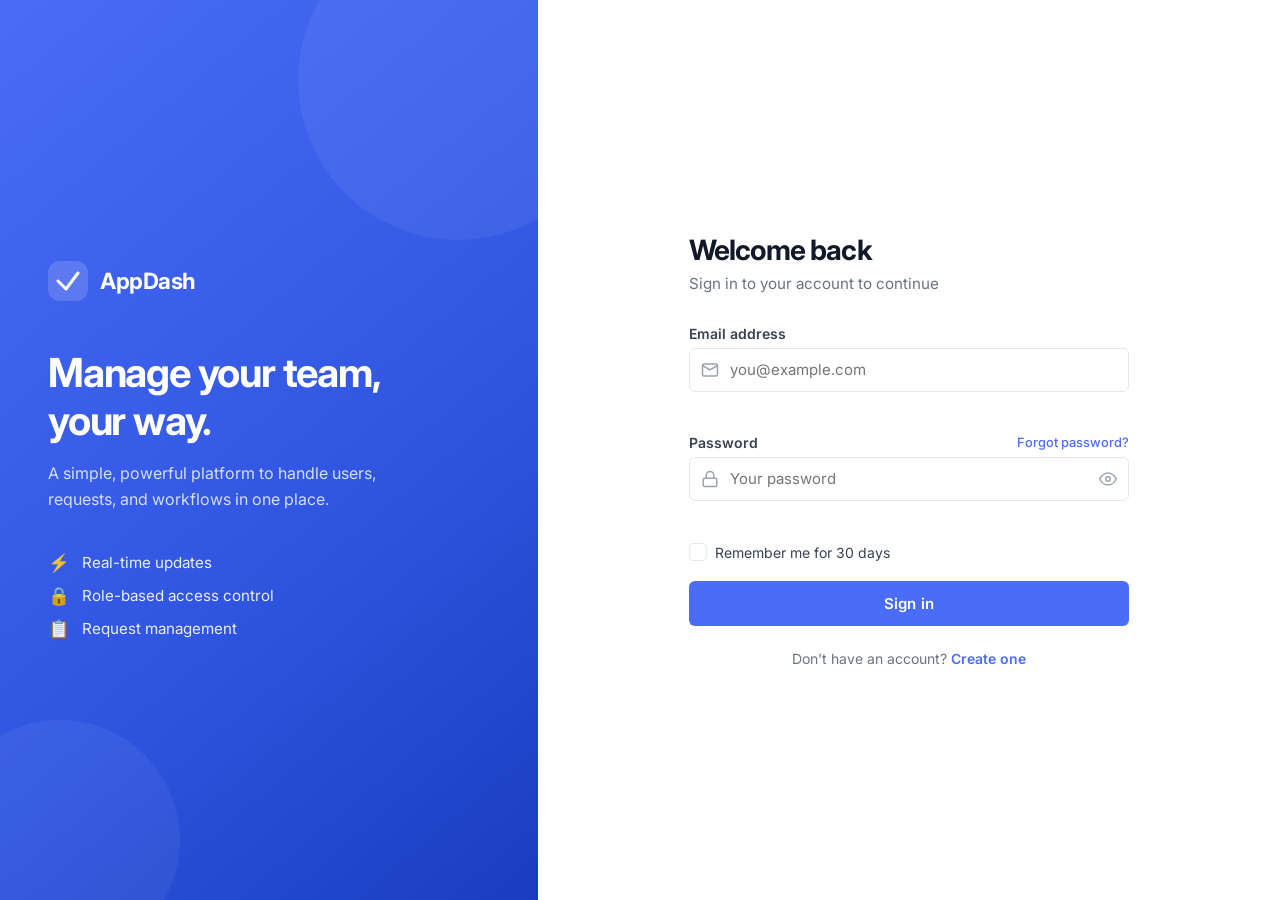
<file: index.html>
<!DOCTYPE html>
<html lang="en">
<head>
  <meta charset="UTF-8">
  <meta name="viewport" content="width=device-width, initial-scale=1.0">
  <title>Dashboard — AppDash</title>
  <link rel="preconnect" href="https://fonts.googleapis.com">
  <link href="https://fonts.googleapis.com/css2?family=Inter:wght@400;500;600;700&display=swap" rel="stylesheet">
  <style>
/* =============================
   DASHBOARD STYLES
============================= */
:root {
  --primary: #4a6cf7;
  --primary-dark: #2f55e0;
  --primary-light: #eef1fe;
  --success: #16a34a;
  --success-bg: #dcfce7;
  --danger: #dc2626;
  --danger-bg: #fee2e2;
  --warning: #d97706;
  --warning-bg: #fef3c7;
  --sidebar-width: 240px;
  --header-height: 64px;
  --gray-50: #f9fafb;
  --gray-100: #f3f4f6;
  --gray-200: #e5e7eb;
  --gray-300: #d1d5db;
  --gray-400: #9ca3af;
  --gray-500: #6b7280;
  --gray-600: #4b5563;
  --gray-700: #374151;
  --gray-900: #111827;
  --radius: 10px;
  --radius-sm: 6px;
  --shadow: 0 1px 3px rgba(0,0,0,.08), 0 4px 12px rgba(0,0,0,.06);
  --shadow-sm: 0 1px 2px rgba(0,0,0,.05);
  --transition: 0.2s ease;
}

*, *::before, *::after { margin: 0; padding: 0; box-sizing: border-box; }

body {
  font-family: 'Inter', -apple-system, BlinkMacSystemFont, sans-serif;
  background: var(--gray-50);
  color: var(--gray-700);
  min-height: 100vh;
  -webkit-font-smoothing: antialiased;
}

/* ---- LAYOUT ---- */
.app-layout {
  display: flex;
  min-height: 100vh;
}

/* ---- SIDEBAR ---- */
.sidebar {
  width: var(--sidebar-width);
  background: var(--gray-900);
  display: flex;
  flex-direction: column;
  position: fixed;
  top: 0; left: 0;
  height: 100vh;
  z-index: 100;
  transition: transform var(--transition);
  overflow: hidden;
}

.sidebar-brand {
  padding: 1.25rem 1.25rem 0;
  display: flex;
  align-items: center;
  gap: 0.6rem;
  color: white;
  font-size: 1.1rem;
  font-weight: 700;
  letter-spacing: -0.02em;
  border-bottom: 1px solid rgba(255,255,255,0.08);
  padding-bottom: 1.25rem;
  flex-shrink: 0;
}

.sidebar-brand-icon {
  width: 32px; height: 32px;
  background: var(--primary);
  border-radius: 8px;
  display: flex; align-items: center; justify-content: center;
  flex-shrink: 0;
}

.sidebar-user {
  padding: 1rem 1.25rem;
  display: flex;
  align-items: center;
  gap: 0.75rem;
  border-bottom: 1px solid rgba(255,255,255,0.08);
  flex-shrink: 0;
}

.sidebar-avatar {
  width: 36px; height: 36px;
  border-radius: 50%;
  object-fit: cover;
  border: 2px solid rgba(255,255,255,0.2);
  flex-shrink: 0;
  background: var(--gray-600);
}

.sidebar-user-info {
  overflow: hidden;
}

.sidebar-user-name {
  font-size: 0.875rem;
  font-weight: 600;
  color: white;
  white-space: nowrap;
  overflow: hidden;
  text-overflow: ellipsis;
}

.sidebar-user-role {
  font-size: 0.75rem;
  color: var(--gray-400);
}

.sidebar-nav {
  flex: 1;
  padding: 1rem 0.75rem;
  overflow-y: auto;
}

.nav-section-label {
  font-size: 0.65rem;
  font-weight: 700;
  text-transform: uppercase;
  letter-spacing: 0.08em;
  color: var(--gray-500);
  padding: 0.5rem 0.5rem 0.3rem;
  margin-top: 0.5rem;
}

.nav-item {
  display: flex;
  align-items: center;
  gap: 0.7rem;
  padding: 0.6rem 0.75rem;
  border-radius: var(--radius-sm);
  color: var(--gray-400);
  font-size: 0.875rem;
  font-weight: 500;
  cursor: pointer;
  transition: all var(--transition);
  border: none;
  background: none;
  width: 100%;
  text-align: left;
  font-family: inherit;
}

.nav-item:hover {
  background: rgba(255,255,255,0.08);
  color: white;
}

.nav-item.active {
  background: var(--primary);
  color: white;
}

.nav-item svg {
  flex-shrink: 0;
  opacity: 0.8;
}

.nav-item.active svg { opacity: 1; }

.sidebar-footer {
  padding: 0.75rem;
  border-top: 1px solid rgba(255,255,255,0.08);
  flex-shrink: 0;
}

.logout-btn {
  display: flex;
  align-items: center;
  gap: 0.7rem;
  padding: 0.6rem 0.75rem;
  border-radius: var(--radius-sm);
  color: var(--gray-400);
  font-size: 0.875rem;
  font-weight: 500;
  cursor: pointer;
  transition: all var(--transition);
  border: none;
  background: none;
  width: 100%;
  text-align: left;
  font-family: inherit;
}

.logout-btn:hover {
  background: rgba(220,38,38,0.15);
  color: #f87171;
}

/* ---- MAIN ---- */
.main-area {
  margin-left: var(--sidebar-width);
  flex: 1;
  display: flex;
  flex-direction: column;
  min-height: 100vh;
}

/* ---- TOPBAR ---- */
.topbar {
  height: var(--header-height);
  background: white;
  border-bottom: 1px solid var(--gray-200);
  display: flex;
  align-items: center;
  justify-content: space-between;
  padding: 0 1.5rem;
  position: sticky;
  top: 0;
  z-index: 50;
  gap: 1rem;
}

.topbar-left {
  display: flex;
  align-items: center;
  gap: 0.75rem;
}

.hamburger {
  display: none;
  background: none;
  border: none;
  cursor: pointer;
  padding: 0.4rem;
  border-radius: var(--radius-sm);
  color: var(--gray-600);
  transition: background var(--transition);
}

.hamburger:hover { background: var(--gray-100); }

.page-title {
  font-size: 1.1rem;
  font-weight: 700;
  color: var(--gray-900);
  letter-spacing: -0.02em;
}

.topbar-right {
  display: flex;
  align-items: center;
  gap: 0.75rem;
}

.topbar-avatar {
  width: 34px; height: 34px;
  border-radius: 50%;
  object-fit: cover;
  border: 2px solid var(--gray-200);
  background: var(--gray-200);
}

.topbar-user-name {
  font-size: 0.875rem;
  font-weight: 600;
  color: var(--gray-700);
  display: none;
}

/* ---- CONTENT ---- */
.content-area {
  flex: 1;
  padding: 1.75rem;
  animation: fadeUp 0.25s ease;
}

@keyframes fadeUp {
  from { opacity: 0; transform: translateY(8px); }
  to { opacity: 1; transform: translateY(0); }
}

/* ---- CARDS ---- */
.page-header {
  display: flex;
  align-items: center;
  justify-content: space-between;
  margin-bottom: 1.5rem;
  flex-wrap: wrap;
  gap: 0.75rem;
}

.page-header h2 {
  font-size: 1.25rem;
  font-weight: 700;
  color: var(--gray-900);
  letter-spacing: -0.02em;
}

.card {
  background: white;
  border-radius: var(--radius);
  padding: 1.5rem;
  box-shadow: var(--shadow-sm);
  border: 1px solid var(--gray-200);
  margin-bottom: 1rem;
  transition: box-shadow var(--transition);
}

.card:hover { box-shadow: var(--shadow); }

.card-title {
  font-size: 1rem;
  font-weight: 700;
  color: var(--gray-900);
  margin-bottom: 0.3rem;
}

.card-sub {
  font-size: 0.85rem;
  color: var(--gray-500);
  line-height: 1.5;
}

/* Stats grid */
.stats-grid {
  display: grid;
  grid-template-columns: repeat(auto-fill, minmax(200px, 1fr));
  gap: 1rem;
  margin-bottom: 1.5rem;
}

.stat-card {
  background: white;
  border-radius: var(--radius);
  padding: 1.25rem;
  border: 1px solid var(--gray-200);
  display: flex;
  align-items: center;
  gap: 1rem;
}

.stat-icon {
  width: 44px; height: 44px;
  border-radius: var(--radius-sm);
  display: flex;
  align-items: center;
  justify-content: center;
  font-size: 1.3rem;
  flex-shrink: 0;
}

.stat-icon.blue { background: var(--primary-light); }
.stat-icon.green { background: var(--success-bg); }
.stat-icon.orange { background: var(--warning-bg); }
.stat-icon.red { background: var(--danger-bg); }

.stat-value {
  font-size: 1.5rem;
  font-weight: 700;
  color: var(--gray-900);
  letter-spacing: -0.03em;
  line-height: 1;
}

.stat-label {
  font-size: 0.8rem;
  color: var(--gray-500);
  margin-top: 0.2rem;
}

/* ---- TABLE ---- */
.table-wrapper {
  background: white;
  border-radius: var(--radius);
  border: 1px solid var(--gray-200);
  overflow: hidden;
  box-shadow: var(--shadow-sm);
}

.table-toolbar {
  padding: 1rem 1.25rem;
  border-bottom: 1px solid var(--gray-200);
  display: flex;
  align-items: center;
  justify-content: space-between;
  gap: 0.75rem;
  flex-wrap: wrap;
}

.table-search {
  position: relative;
  flex: 1;
  min-width: 200px;
  max-width: 320px;
}

.table-search svg {
  position: absolute;
  left: 0.75rem;
  top: 50%;
  transform: translateY(-50%);
  color: var(--gray-400);
  pointer-events: none;
}

.table-search input {
  width: 100%;
  padding: 0.55rem 0.75rem 0.55rem 2.25rem;
  border: 1.5px solid var(--gray-200);
  border-radius: var(--radius-sm);
  font-size: 0.875rem;
  font-family: inherit;
  color: var(--gray-700);
  transition: border-color var(--transition);
  outline: none;
}

.table-search input:focus {
  border-color: var(--primary);
}

.data-table {
  width: 100%;
  border-collapse: collapse;
}

.data-table thead {
  background: var(--gray-50);
}

.data-table th {
  padding: 0.75rem 1.25rem;
  text-align: left;
  font-size: 0.75rem;
  font-weight: 600;
  text-transform: uppercase;
  letter-spacing: 0.05em;
  color: var(--gray-500);
  border-bottom: 1px solid var(--gray-200);
  white-space: nowrap;
}

.data-table td {
  padding: 0.875rem 1.25rem;
  border-bottom: 1px solid var(--gray-100);
  font-size: 0.875rem;
  color: var(--gray-700);
  vertical-align: middle;
}

.data-table tbody tr:hover { background: var(--gray-50); }
.data-table tbody tr:last-child td { border-bottom: none; }

.user-cell {
  display: flex;
  align-items: center;
  gap: 0.75rem;
}

.user-cell-avatar {
  width: 34px; height: 34px;
  border-radius: 50%;
  object-fit: cover;
  background: var(--gray-200);
  flex-shrink: 0;
}

.user-cell-name { font-weight: 600; color: var(--gray-900); }
.user-cell-email { font-size: 0.8rem; color: var(--gray-500); }

/* ---- BADGES ---- */
.badge {
  display: inline-flex;
  align-items: center;
  padding: 0.2rem 0.65rem;
  border-radius: 2rem;
  font-size: 0.75rem;
  font-weight: 600;
  white-space: nowrap;
}

.badge-pending  { background: var(--warning-bg); color: var(--warning); }
.badge-approved { background: var(--success-bg); color: var(--success); }
.badge-rejected { background: var(--danger-bg);  color: var(--danger); }
.badge-admin    { background: var(--primary-light); color: var(--primary); }
.badge-user     { background: var(--gray-100); color: var(--gray-600); }

/* ---- ACTION BUTTONS ---- */
.action-group { display: flex; align-items: center; gap: 0.4rem; }

.icon-btn {
  width: 32px; height: 32px;
  display: flex; align-items: center; justify-content: center;
  border-radius: var(--radius-sm);
  border: 1.5px solid var(--gray-200);
  background: white;
  cursor: pointer;
  color: var(--gray-500);
  transition: all var(--transition);
  font-size: 0.8rem;
}

.icon-btn:hover { background: var(--gray-50); color: var(--gray-900); border-color: var(--gray-300); }
.icon-btn.danger:hover { background: var(--danger-bg); color: var(--danger); border-color: #fecaca; }
.icon-btn.primary:hover { background: var(--primary-light); color: var(--primary); border-color: #c7d2fe; }

/* ---- BUTTONS ---- */
.btn {
  display: inline-flex;
  align-items: center;
  justify-content: center;
  gap: 0.4rem;
  padding: 0.55rem 1rem;
  border-radius: var(--radius-sm);
  font-size: 0.875rem;
  font-weight: 600;
  font-family: inherit;
  cursor: pointer;
  border: 1.5px solid transparent;
  transition: all var(--transition);
  white-space: nowrap;
}

.btn-primary { background: var(--primary); color: white; }
.btn-primary:hover { background: var(--primary-dark); transform: translateY(-1px); }

.btn-success { background: var(--success); color: white; }
.btn-success:hover { background: #15803d; }

.btn-danger { background: var(--danger); color: white; }
.btn-danger:hover { background: #b91c1c; }

.btn-warning { background: var(--warning); color: white; }
.btn-warning:hover { background: #b45309; }

.btn-ghost {
  background: white;
  color: var(--gray-700);
  border-color: var(--gray-200);
}
.btn-ghost:hover { background: var(--gray-50); border-color: var(--gray-300); }

/* ---- FORM (in content) ---- */
.content-form {
  background: white;
  border-radius: var(--radius);
  border: 1px solid var(--gray-200);
  padding: 1.5rem;
  max-width: 560px;
  box-shadow: var(--shadow-sm);
}

.content-form .form-group { margin-bottom: 1.1rem; }

.content-form label {
  display: block;
  font-size: 0.875rem;
  font-weight: 600;
  color: var(--gray-700);
  margin-bottom: 0.4rem;
}

.content-form input,
.content-form select,
.content-form textarea {
  width: 100%;
  padding: 0.65rem 0.875rem;
  border: 1.5px solid var(--gray-200);
  border-radius: var(--radius-sm);
  font-size: 0.875rem;
  font-family: inherit;
  color: var(--gray-900);
  background: white;
  transition: border-color var(--transition), box-shadow var(--transition);
  outline: none;
  appearance: none;
}

.content-form input:focus,
.content-form select:focus,
.content-form textarea:focus {
  border-color: var(--primary);
  box-shadow: 0 0 0 3px rgba(74,108,247,0.1);
}

.content-form textarea { resize: vertical; min-height: 100px; }

.form-row-2col {
  display: grid;
  grid-template-columns: 1fr 1fr;
  gap: 1rem;
}

/* ---- PROFILE ---- */
.profile-card {
  background: white;
  border: 1px solid var(--gray-200);
  border-radius: var(--radius);
  overflow: hidden;
  box-shadow: var(--shadow-sm);
  max-width: 600px;
}

.profile-banner {
  height: 100px;
  background: linear-gradient(135deg, var(--primary) 0%, var(--primary-dark) 100%);
}

.profile-body {
  padding: 0 1.5rem 1.5rem;
}

.profile-avatar-wrap {
  margin-top: -40px;
  margin-bottom: 1rem;
}

.profile-avatar {
  width: 80px; height: 80px;
  border-radius: 50%;
  object-fit: cover;
  border: 3px solid white;
  box-shadow: var(--shadow);
  background: var(--gray-200);
}

.profile-name {
  font-size: 1.25rem;
  font-weight: 700;
  color: var(--gray-900);
}

.profile-role {
  margin-top: 0.25rem;
  margin-bottom: 1.25rem;
}

.profile-grid {
  display: grid;
  grid-template-columns: repeat(auto-fill, minmax(200px, 1fr));
  gap: 0.75rem;
}

.profile-field {
  background: var(--gray-50);
  border-radius: var(--radius-sm);
  padding: 0.75rem;
}

.profile-field-label {
  font-size: 0.7rem;
  font-weight: 700;
  text-transform: uppercase;
  letter-spacing: 0.05em;
  color: var(--gray-400);
  margin-bottom: 0.2rem;
}

.profile-field-value {
  font-size: 0.9rem;
  font-weight: 600;
  color: var(--gray-900);
}

/* ---- ALERTS ---- */
.alert {
  padding: 0.75rem 1rem;
  border-radius: var(--radius-sm);
  font-size: 0.875rem;
  margin-bottom: 1rem;
  border: 1px solid;
}

.alert-success { background: var(--success-bg); color: var(--success); border-color: #bbf7d0; }
.alert-error { background: var(--danger-bg); color: var(--danger); border-color: #fecaca; }
.alert-info { background: var(--primary-light); color: var(--primary); border-color: #c7d2fe; }

.empty-state {
  text-align: center;
  padding: 3rem 1rem;
  color: var(--gray-400);
}

.empty-state svg { margin-bottom: 0.75rem; opacity: 0.4; }
.empty-state p { font-size: 0.9rem; }

.loading-state {
  text-align: center;
  padding: 3rem 1rem;
  color: var(--gray-400);
}

@keyframes spin { to { transform: rotate(360deg); } }
.spinner {
  width: 28px; height: 28px;
  border: 3px solid var(--gray-200);
  border-top-color: var(--primary);
  border-radius: 50%;
  animation: spin 0.7s linear infinite;
  margin: 0 auto 0.75rem;
}

/* ---- TOAST ---- */
#toast {
  position: fixed;
  bottom: 1.5rem; right: 1.5rem;
  padding: 0.75rem 1.25rem;
  border-radius: var(--radius);
  font-size: 0.875rem;
  font-weight: 600;
  color: white;
  z-index: 9999;
  transform: translateY(20px);
  opacity: 0;
  transition: all 0.3s ease;
  pointer-events: none;
  max-width: 320px;
}

#toast.show { transform: translateY(0); opacity: 1; }
#toast.success { background: var(--success); }
#toast.error { background: var(--danger); }

/* ---- OVERLAY ---- */
.sidebar-overlay {
  display: none;
  position: fixed;
  inset: 0;
  background: rgba(0,0,0,0.5);
  z-index: 99;
}

.sidebar-overlay.show { display: block; }

/* ---- FOOTER ---- */
.footer {
  background: white;
  border-top: 1px solid var(--gray-200);
  padding: 1rem 1.5rem;
  display: flex;
  align-items: center;
  justify-content: space-between;
  flex-wrap: wrap;
  gap: 0.5rem;
}

.footer p { font-size: 0.8rem; color: var(--gray-400); }

.footer-links { display: flex; gap: 1rem; }
.footer-links a {
  font-size: 0.8rem;
  color: var(--gray-400);
  text-decoration: none;
}
.footer-links a:hover { color: var(--primary); }

/* =============================
   RESPONSIVE
============================= */
@media (max-width: 900px) {
  .sidebar {
    transform: translateX(-100%);
  }

  .sidebar.open {
    transform: translateX(0);
  }

  .main-area {
    margin-left: 0;
  }

  .hamburger { display: flex; }

  .topbar-user-name { display: block; }

  .stats-grid { grid-template-columns: repeat(2, 1fr); }

  .form-row-2col { grid-template-columns: 1fr; }
}

@media (max-width: 600px) {
  .content-area { padding: 1rem; }
  .stats-grid { grid-template-columns: 1fr 1fr; }
  .table-toolbar { flex-direction: column; align-items: stretch; }
  .table-search { max-width: 100%; }
  .page-header { flex-direction: column; align-items: flex-start; }
}

@media (max-width: 480px) {
  .stats-grid { grid-template-columns: 1fr; }

  /* Horizontal scroll for table on mobile */
  .table-scroll { overflow-x: auto; -webkit-overflow-scrolling: touch; }
}
  </style>
</head>
<body>

<div class="sidebar-overlay" id="sidebarOverlay"></div>

<!-- SIDEBAR -->
<aside class="sidebar" id="sidebar">
  <div class="sidebar-brand">
    <div class="sidebar-brand-icon">
      <svg width="18" height="18" viewBox="0 0 24 24" fill="none" stroke="white" stroke-width="2.5"><path d="M10 20L18 28L30 12"/><path d="M5 13l4 4L19 7" stroke-linecap="round" stroke-linejoin="round"/></svg>
    </div>
    AppDash
  </div>

  <div class="sidebar-user">
    <img id="sidebarAvatar" class="sidebar-avatar" src="" alt="avatar" onerror="this.src='https://i.pravatar.cc/36'">
    <div class="sidebar-user-info">
      <div class="sidebar-user-name" id="sidebarName">Loading…</div>
      <div class="sidebar-user-role" id="sidebarRole">User</div>
    </div>
  </div>

  <nav class="sidebar-nav" id="sidebarNav">
    <!-- Dynamically populated -->
  </nav>

  <div class="sidebar-footer">
    <button class="logout-btn" id="logoutBtn">
      <svg width="16" height="16" viewBox="0 0 24 24" fill="none" stroke="currentColor" stroke-width="2"><path d="M9 21H5a2 2 0 0 1-2-2V5a2 2 0 0 1 2-2h4"/><polyline points="16 17 21 12 16 7"/><line x1="21" y1="12" x2="9" y2="12"/></svg>
      Sign out
    </button>
  </div>
</aside>

<!-- MAIN -->
<div class="main-area">
  <!-- TOPBAR -->
  <header class="topbar">
    <div class="topbar-left">
      <button class="hamburger" id="hamburger" aria-label="Toggle menu">
        <svg width="20" height="20" viewBox="0 0 24 24" fill="none" stroke="currentColor" stroke-width="2"><line x1="3" y1="6" x2="21" y2="6"/><line x1="3" y1="12" x2="21" y2="12"/><line x1="3" y1="18" x2="21" y2="18"/></svg>
      </button>
      <span class="page-title" id="pageTitle">Dashboard</span>
    </div>
    <div class="topbar-right">
      <span class="topbar-user-name" id="topbarName"></span>
      <img id="topbarAvatar" class="topbar-avatar" src="" alt="avatar" onerror="this.src='https://i.pravatar.cc/34'">
    </div>
  </header>

  <!-- CONTENT -->
  <main class="content-area" id="content">
    <div class="loading-state">
      <div class="spinner"></div>
      <p>Loading…</p>
    </div>
  </main>

  <footer class="footer">
    <p>© 2025 AppDash — Rabat, Morocco</p>
    <div class="footer-links">
      <a href="#">Help</a>
      <a href="#">Privacy</a>
      <a href="#">Contact</a>
    </div>
  </footer>
</div>

<!-- TOAST -->
<div id="toast"></div>

<script src="layout.js"></script>
</body>
</html>
</file>
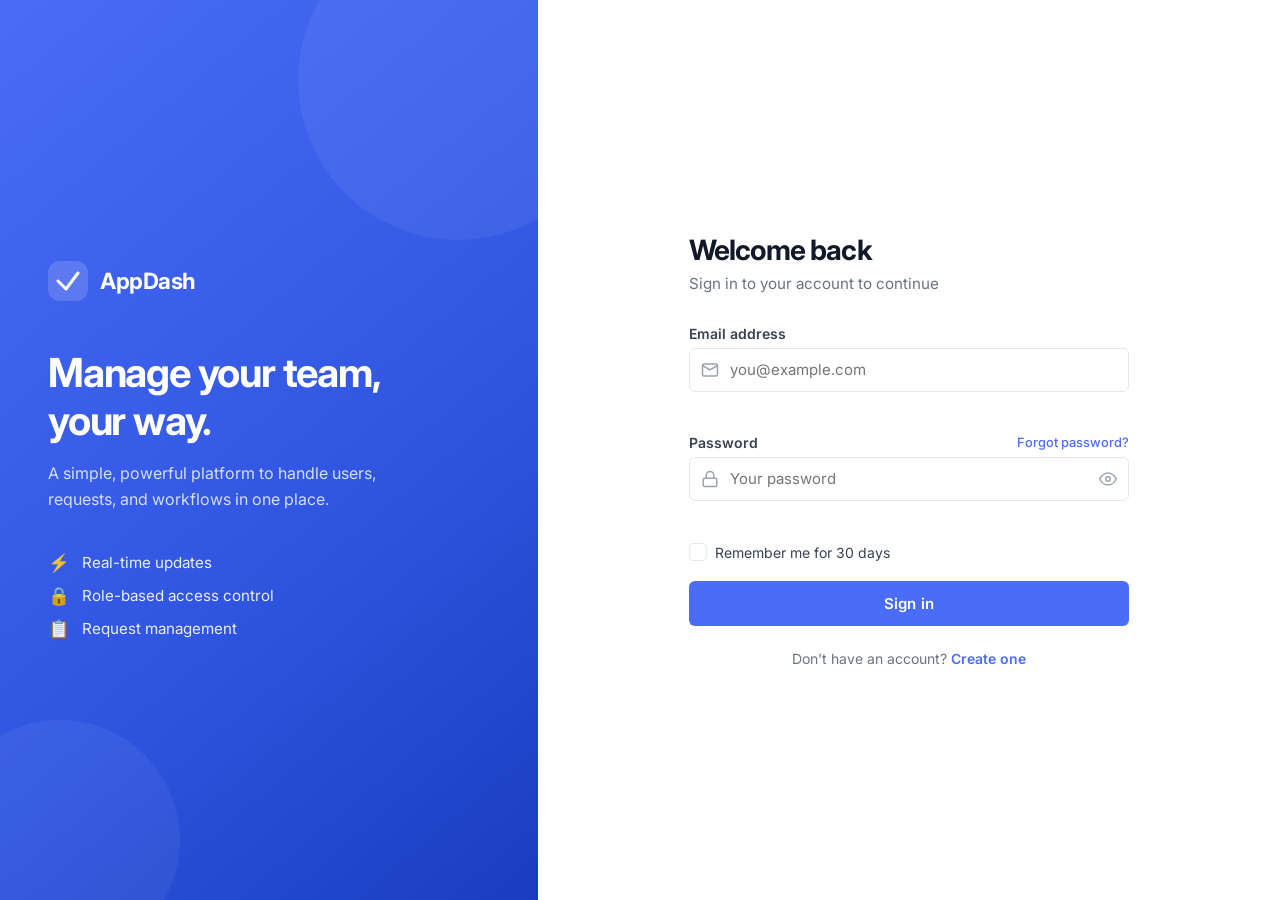
<file: login.html>
<!DOCTYPE html>
<html lang="en">
<head>
  <meta charset="UTF-8">
  <meta name="viewport" content="width=device-width, initial-scale=1.0">
  <title>Sign In — AppDash</title>
  <link rel="preconnect" href="https://fonts.googleapis.com">
  <link href="https://fonts.googleapis.com/css2?family=Inter:wght@400;500;600;700&display=swap" rel="stylesheet">
  <link rel="stylesheet" href="auth.css">
</head>
<body>

<div class="auth-layout">
  <!-- Left panel - branding -->
  <div class="auth-brand">
    <div class="brand-content">
      <div class="brand-logo">
        <svg width="40" height="40" viewBox="0 0 40 40" fill="none">
          <rect width="40" height="40" rx="12" fill="white" fill-opacity="0.15"/>
          <path d="M10 20L18 28L30 12" stroke="white" stroke-width="3" stroke-linecap="round" stroke-linejoin="round"/>
        </svg>
        <span>AppDash</span>
      </div>
      <div class="brand-tagline">
        <h2>Manage your team,<br>your way.</h2>
        <p>A simple, powerful platform to handle users, requests, and workflows in one place.</p>
      </div>
      <div class="brand-features">
        <div class="feature-item">
          <span class="feature-icon">⚡</span>
          <span>Real-time updates</span>
        </div>
        <div class="feature-item">
          <span class="feature-icon">🔒</span>
          <span>Role-based access control</span>
        </div>
        <div class="feature-item">
          <span class="feature-icon">📋</span>
          <span>Request management</span>
        </div>
      </div>
    </div>
  </div>

  <!-- Right panel - form -->
  <div class="auth-form-panel">
    <div class="auth-form-wrapper">
      <div class="form-header">
        <h1>Welcome back</h1>
        <p>Sign in to your account to continue</p>
      </div>

      <form id="loginForm" class="auth-form" novalidate>

        <div class="form-group">
          <label for="email">Email address</label>
          <div class="input-wrapper">
            <span class="input-icon">
              <svg width="18" height="18" viewBox="0 0 24 24" fill="none" stroke="currentColor" stroke-width="2"><path d="M4 4h16c1.1 0 2 .9 2 2v12c0 1.1-.9 2-2 2H4c-1.1 0-2-.9-2-2V6c0-1.1.9-2 2-2z"/><polyline points="22,6 12,12 2,6"/></svg>
            </span>
            <input type="email" id="email" placeholder="you@example.com" autocomplete="email">
          </div>
          <span class="field-error" id="emailErr"></span>
        </div>

        <div class="form-group">
          <label for="password">
            Password
            <a href="#" class="label-link">Forgot password?</a>
          </label>
          <div class="input-wrapper">
            <span class="input-icon">
              <svg width="18" height="18" viewBox="0 0 24 24" fill="none" stroke="currentColor" stroke-width="2"><rect x="3" y="11" width="18" height="11" rx="2" ry="2"/><path d="M7 11V7a5 5 0 0 1 10 0v4"/></svg>
            </span>
            <input type="password" id="password" placeholder="Your password" autocomplete="current-password">
            <button type="button" class="toggle-password" aria-label="Show password">
              <svg class="eye-icon" width="18" height="18" viewBox="0 0 24 24" fill="none" stroke="currentColor" stroke-width="2"><path d="M1 12s4-8 11-8 11 8 11 8-4 8-11 8-11-8-11-8z"/><circle cx="12" cy="12" r="3"/></svg>
            </button>
          </div>
          <span class="field-error" id="passErr"></span>
        </div>

        <div class="form-row-between">
          <label class="checkbox-label">
            <input type="checkbox" id="remember">
            <span class="checkbox-custom"></span>
            Remember me for 30 days
          </label>
        </div>

        <div class="alert-box" id="alertBox" style="display:none;"></div>

        <button type="submit" class="btn-primary" id="loginBtn">
          <span class="btn-text">Sign in</span>
          <span class="btn-spinner" style="display:none;">
            <svg width="18" height="18" viewBox="0 0 24 24" fill="none" stroke="currentColor" stroke-width="2.5"><path d="M12 2v4M12 18v4M4.93 4.93l2.83 2.83M16.24 16.24l2.83 2.83M2 12h4M18 12h4M4.93 19.07l2.83-2.83M16.24 7.76l2.83-2.83"/></svg>
          </span>
        </button>

      </form>

      <div class="auth-footer">
        Don't have an account? <a href="register.html">Create one</a>
      </div>
    </div>
  </div>
</div>

<script src="auth.js"></script>
</body>
</html>
</file>
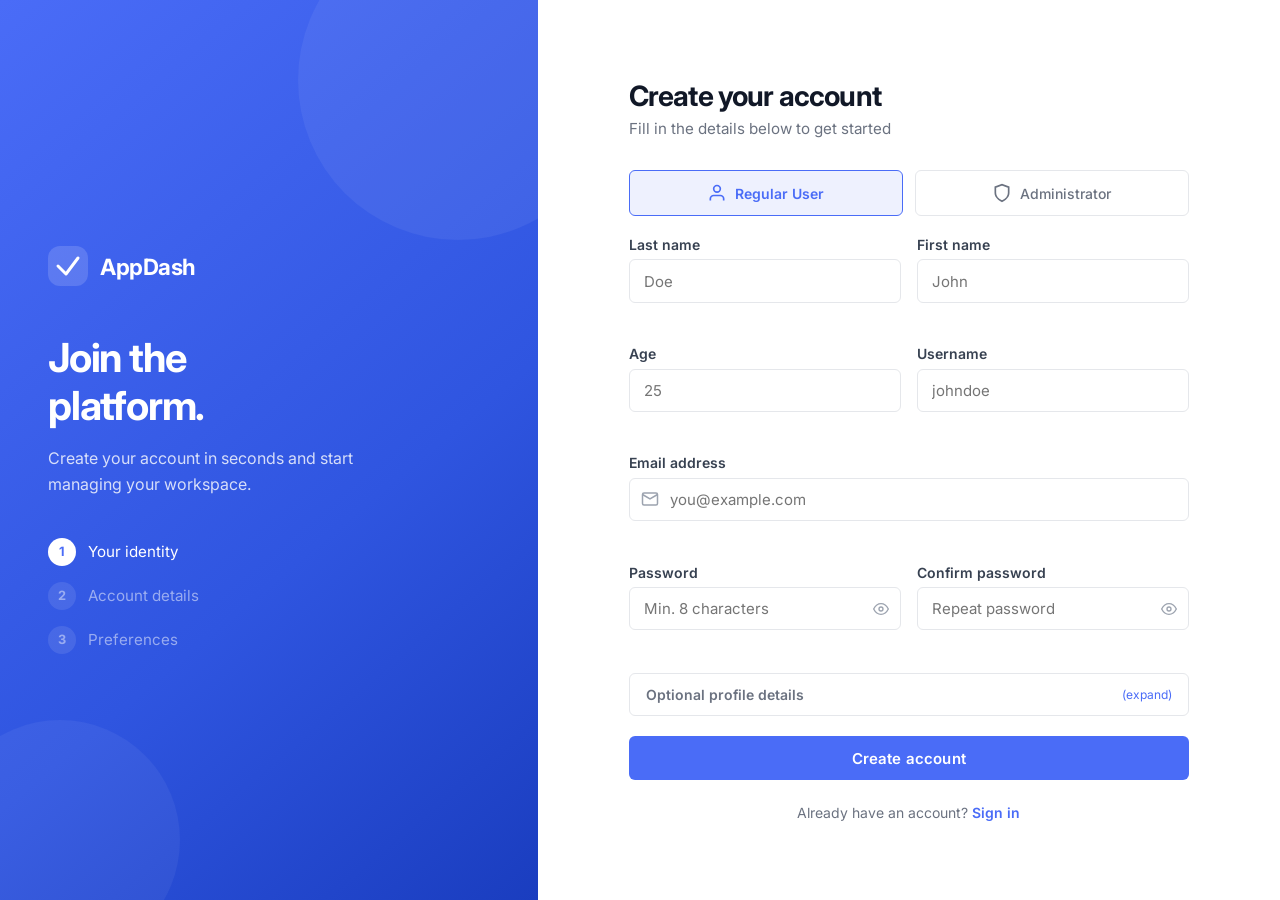
<file: register.html>
<!DOCTYPE html>
<html lang="en">
<head>
  <meta charset="UTF-8">
  <meta name="viewport" content="width=device-width, initial-scale=1.0">
  <title>Create Account — AppDash</title>
  <link rel="preconnect" href="https://fonts.googleapis.com">
  <link href="https://fonts.googleapis.com/css2?family=Inter:wght@400;500;600;700&display=swap" rel="stylesheet">
  <link rel="stylesheet" href="auth.css">
</head>
<body>

<div class="auth-layout">
  <!-- Left panel -->
  <div class="auth-brand">
    <div class="brand-content">
      <div class="brand-logo">
        <svg width="40" height="40" viewBox="0 0 40 40" fill="none">
          <rect width="40" height="40" rx="12" fill="white" fill-opacity="0.15"/>
          <path d="M10 20L18 28L30 12" stroke="white" stroke-width="3" stroke-linecap="round" stroke-linejoin="round"/>
        </svg>
        <span>AppDash</span>
      </div>
      <div class="brand-tagline">
        <h2>Join the<br>platform.</h2>
        <p>Create your account in seconds and start managing your workspace.</p>
      </div>
      <div class="brand-steps">
        <div class="step-item active" data-step="1">
          <span class="step-num">1</span>
          <span>Your identity</span>
        </div>
        <div class="step-item" data-step="2">
          <span class="step-num">2</span>
          <span>Account details</span>
        </div>
        <div class="step-item" data-step="3">
          <span class="step-num">3</span>
          <span>Preferences</span>
        </div>
      </div>
    </div>
  </div>

  <!-- Right panel -->
  <div class="auth-form-panel">
    <div class="auth-form-wrapper register-wrapper">
      <div class="form-header">
        <h1>Create your account</h1>
        <p>Fill in the details below to get started</p>
      </div>

      <form id="registerForm" class="auth-form" novalidate>

        <!-- Role selector -->
        <div class="role-selector">
          <button type="button" class="role-btn active" data-value="false">
            <svg width="20" height="20" viewBox="0 0 24 24" fill="none" stroke="currentColor" stroke-width="2"><path d="M20 21v-2a4 4 0 0 0-4-4H8a4 4 0 0 0-4 4v2"/><circle cx="12" cy="7" r="4"/></svg>
            Regular User
          </button>
          <button type="button" class="role-btn" data-value="true">
            <svg width="20" height="20" viewBox="0 0 24 24" fill="none" stroke="currentColor" stroke-width="2"><path d="M12 22s8-4 8-10V5l-8-3-8 3v7c0 6 8 10 8 10z"/></svg>
            Administrator
          </button>
          <input type="hidden" id="admin" value="false">
        </div>

        <!-- Name row -->
        <div class="form-row-2col">
          <div class="form-group">
            <label for="nom">Last name</label>
            <input type="text" id="nom" placeholder="Doe">
            <span class="field-error" id="nomError"></span>
          </div>
          <div class="form-group">
            <label for="prenom">First name</label>
            <input type="text" id="prenom" placeholder="John">
          </div>
        </div>

        <!-- Age & Pseudo -->
        <div class="form-row-2col">
          <div class="form-group">
            <label for="age">Age</label>
            <input type="number" id="age" placeholder="25" min="1" max="120">
            <span class="field-error" id="ageError"></span>
          </div>
          <div class="form-group">
            <label for="pseudo">Username</label>
            <input type="text" id="pseudo" placeholder="johndoe">
            <span class="field-error" id="pseudoError"></span>
          </div>
        </div>

        <!-- Email -->
        <div class="form-group">
          <label for="email">Email address</label>
          <div class="input-wrapper">
            <span class="input-icon">
              <svg width="18" height="18" viewBox="0 0 24 24" fill="none" stroke="currentColor" stroke-width="2"><path d="M4 4h16c1.1 0 2 .9 2 2v12c0 1.1-.9 2-2 2H4c-1.1 0-2-.9-2-2V6c0-1.1.9-2 2-2z"/><polyline points="22,6 12,12 2,6"/></svg>
            </span>
            <input type="email" id="email" placeholder="you@example.com">
          </div>
          <span class="field-error" id="emailError"></span>
        </div>

        <!-- Passwords -->
        <div class="form-row-2col">
          <div class="form-group">
            <label for="MotDePasse">Password</label>
            <div class="input-wrapper">
              <input type="password" id="MotDePasse" placeholder="Min. 8 characters">
              <button type="button" class="toggle-password" aria-label="Show password">
                <svg class="eye-icon" width="16" height="16" viewBox="0 0 24 24" fill="none" stroke="currentColor" stroke-width="2"><path d="M1 12s4-8 11-8 11 8 11 8-4 8-11 8-11-8-11-8z"/><circle cx="12" cy="12" r="3"/></svg>
              </button>
            </div>
            <span class="field-error" id="passError"></span>
            <div class="password-strength" id="strengthBar" style="display:none;">
              <div class="strength-track"><div class="strength-fill" id="strengthFill"></div></div>
              <span id="strengthLabel"></span>
            </div>
          </div>
          <div class="form-group">
            <label for="MotDePasseConfirmation">Confirm password</label>
            <div class="input-wrapper">
              <input type="password" id="MotDePasseConfirmation" placeholder="Repeat password">
              <button type="button" class="toggle-password" aria-label="Show password">
                <svg class="eye-icon" width="16" height="16" viewBox="0 0 24 24" fill="none" stroke="currentColor" stroke-width="2"><path d="M1 12s4-8 11-8 11 8 11 8-4 8-11 8-11-8-11-8z"/><circle cx="12" cy="12" r="3"/></svg>
              </button>
            </div>
            <span class="field-error" id="confirmPassError"></span>
          </div>
        </div>

        <!-- Optional section -->
        <details class="optional-section">
          <summary>Optional profile details <span>(expand)</span></summary>
          <div class="optional-fields">
            <div class="form-row-2col">
              <div class="form-group">
                <label for="Pays">Country</label>
                <input type="text" id="Pays" placeholder="Morocco">
              </div>
              <div class="form-group">
                <label for="couleur">Accent color</label>
                <div class="color-input-row">
                  <input type="color" id="couleur" value="#4a6cf7">
                  <span id="colorHex">#4a6cf7</span>
                </div>
              </div>
            </div>
            <div class="form-group">
              <label for="Devise">Motto / Bio</label>
              <input type="text" id="Devise" placeholder="Your personal motto">
            </div>
            <div class="form-row-2col">
              <div class="form-group">
                <label for="avatar">Avatar URL</label>
                <input type="text" id="avatar" placeholder="https://...">
              </div>
              <div class="form-group">
                <label for="photo">Photo URL</label>
                <input type="text" id="photo" placeholder="https://...">
              </div>
            </div>
          </div>
        </details>

        <div class="alert-box" id="alertBox" style="display:none;"></div>

        <button type="submit" class="btn-primary" id="registerBtn">
          <span class="btn-text">Create account</span>
          <span class="btn-spinner" style="display:none;">
            <svg width="18" height="18" viewBox="0 0 24 24" fill="none" stroke="currentColor" stroke-width="2.5"><path d="M12 2v4M12 18v4M4.93 4.93l2.83 2.83M16.24 16.24l2.83 2.83M2 12h4M18 12h4M4.93 19.07l2.83-2.83M16.24 7.76l2.83-2.83"/></svg>
          </span>
        </button>

      </form>

      <div class="auth-footer">
        Already have an account? <a href="login.html">Sign in</a>
      </div>
    </div>
  </div>
</div>

<script src="register.js"></script>
</body>
</html>
</file>
<file: auth.css>
/* =============================
   AUTH.CSS — Login & Register
============================= */
:root {
  --primary: #4a6cf7;
  --primary-dark: #2f55e0;
  --primary-light: #eef1fe;
  --success: #16a34a;
  --success-bg: #dcfce7;
  --danger: #dc2626;
  --danger-bg: #fee2e2;
  --warning: #d97706;
  --warning-bg: #fef3c7;
  --gray-50: #f9fafb;
  --gray-100: #f3f4f6;
  --gray-200: #e5e7eb;
  --gray-400: #9ca3af;
  --gray-500: #6b7280;
  --gray-700: #374151;
  --gray-900: #111827;
  --radius: 10px;
  --radius-sm: 6px;
  --shadow: 0 1px 3px rgba(0,0,0,.08), 0 4px 12px rgba(0,0,0,.06);
  --shadow-md: 0 4px 16px rgba(0,0,0,.1);
  --transition: 0.2s ease;
}

*, *::before, *::after { margin:0; padding:0; box-sizing:border-box; }

html { font-size: 16px; }

body {
  font-family: 'Inter', -apple-system, BlinkMacSystemFont, sans-serif;
  background: var(--gray-50);
  color: var(--gray-700);
  min-height: 100vh;
  -webkit-font-smoothing: antialiased;
}

/* ---- LAYOUT ---- */
.auth-layout {
  display: flex;
  min-height: 100vh;
}

/* ---- BRAND PANEL ---- */
.auth-brand {
  width: 42%;
  background: linear-gradient(140deg, #4a6cf7 0%, #2f55e0 60%, #1a3dbf 100%);
  padding: 3rem;
  display: flex;
  align-items: center;
  position: relative;
  overflow: hidden;
  flex-shrink: 0;
}

.auth-brand::before {
  content: '';
  position: absolute;
  top: -80px; right: -80px;
  width: 320px; height: 320px;
  background: rgba(255,255,255,0.06);
  border-radius: 50%;
}

.auth-brand::after {
  content: '';
  position: absolute;
  bottom: -60px; left: -60px;
  width: 240px; height: 240px;
  background: rgba(255,255,255,0.05);
  border-radius: 50%;
}

.brand-content {
  position: relative;
  z-index: 1;
  color: white;
  max-width: 380px;
}

.brand-logo {
  display: flex;
  align-items: center;
  gap: 0.75rem;
  margin-bottom: 3rem;
  font-size: 1.4rem;
  font-weight: 700;
  letter-spacing: -0.02em;
}

.brand-tagline h2 {
  font-size: 2.5rem;
  font-weight: 700;
  line-height: 1.2;
  letter-spacing: -0.03em;
  margin-bottom: 1rem;
}

.brand-tagline p {
  font-size: 1rem;
  opacity: 0.8;
  line-height: 1.6;
  margin-bottom: 2.5rem;
}

.brand-features {
  display: flex;
  flex-direction: column;
  gap: 0.75rem;
}

.feature-item {
  display: flex;
  align-items: center;
  gap: 0.75rem;
  font-size: 0.95rem;
  opacity: 0.9;
}

.feature-icon {
  font-size: 1.1rem;
}

/* Steps (register) */
.brand-steps {
  display: flex;
  flex-direction: column;
  gap: 1rem;
  margin-top: 2rem;
}

.step-item {
  display: flex;
  align-items: center;
  gap: 0.75rem;
  opacity: 0.5;
  font-size: 0.95rem;
  transition: opacity var(--transition);
}

.step-item.active {
  opacity: 1;
}

.step-num {
  width: 28px;
  height: 28px;
  border-radius: 50%;
  background: rgba(255,255,255,0.2);
  display: flex;
  align-items: center;
  justify-content: center;
  font-size: 0.8rem;
  font-weight: 700;
  flex-shrink: 0;
}

.step-item.active .step-num {
  background: white;
  color: var(--primary);
}

/* ---- FORM PANEL ---- */
.auth-form-panel {
  flex: 1;
  display: flex;
  align-items: center;
  justify-content: center;
  padding: 2rem;
  background: white;
  overflow-y: auto;
}

.auth-form-wrapper {
  width: 100%;
  max-width: 440px;
}

.register-wrapper {
  max-width: 560px;
}

.form-header {
  margin-bottom: 2rem;
}

.form-header h1 {
  font-size: 1.75rem;
  font-weight: 700;
  color: var(--gray-900);
  letter-spacing: -0.03em;
  margin-bottom: 0.4rem;
}

.form-header p {
  color: var(--gray-500);
  font-size: 0.95rem;
}

/* ---- FORM ELEMENTS ---- */
.auth-form {
  display: flex;
  flex-direction: column;
  gap: 1.25rem;
}

.form-group {
  display: flex;
  flex-direction: column;
  gap: 0.4rem;
}

.form-group label {
  font-size: 0.875rem;
  font-weight: 600;
  color: var(--gray-700);
  display: flex;
  align-items: center;
  justify-content: space-between;
}

.label-link {
  font-weight: 500;
  color: var(--primary);
  text-decoration: none;
  font-size: 0.8rem;
}

.label-link:hover { text-decoration: underline; }

.form-group input,
.form-group select,
.form-group textarea {
  width: 100%;
  padding: 0.7rem 0.875rem;
  border: 1.5px solid var(--gray-200);
  border-radius: var(--radius-sm);
  font-size: 0.9375rem;
  font-family: inherit;
  color: var(--gray-900);
  background: white;
  transition: border-color var(--transition), box-shadow var(--transition);
  appearance: none;
}

.form-group input:focus,
.form-group select:focus {
  outline: none;
  border-color: var(--primary);
  box-shadow: 0 0 0 3px rgba(74,108,247,0.12);
}

.form-group input.error,
.form-group input.error:focus {
  border-color: var(--danger);
  box-shadow: 0 0 0 3px rgba(220,38,38,0.1);
}

.form-group input.valid {
  border-color: var(--success);
}

.input-wrapper {
  position: relative;
  display: flex;
  align-items: center;
}

.input-wrapper input {
  padding-left: 2.5rem;
  padding-right: 2.5rem;
}

.input-icon {
  position: absolute;
  left: 0.75rem;
  color: var(--gray-400);
  display: flex;
  align-items: center;
  pointer-events: none;
}

.toggle-password {
  position: absolute;
  right: 0.75rem;
  background: none;
  border: none;
  cursor: pointer;
  color: var(--gray-400);
  display: flex;
  align-items: center;
  padding: 0;
  transition: color var(--transition);
}

.toggle-password:hover { color: var(--gray-700); }

/* When input-wrapper has no icon, no left padding */
.input-wrapper:not(:has(.input-icon)) input {
  padding-left: 0.875rem;
}

.field-error {
  font-size: 0.8rem;
  color: var(--danger);
  min-height: 1rem;
  display: block;
}

/* ---- ROW LAYOUTS ---- */
.form-row-2col {
  display: grid;
  grid-template-columns: 1fr 1fr;
  gap: 1rem;
}

.form-row-between {
  display: flex;
  align-items: center;
  justify-content: space-between;
  flex-wrap: wrap;
  gap: 0.5rem;
}

/* ---- CHECKBOX ---- */
.checkbox-label {
  display: flex;
  align-items: center;
  gap: 0.5rem;
  font-size: 0.875rem;
  cursor: pointer;
  color: var(--gray-700);
  user-select: none;
}

.checkbox-label input[type="checkbox"] {
  position: absolute;
  opacity: 0;
  width: 0;
  height: 0;
}

.checkbox-custom {
  width: 18px;
  height: 18px;
  border: 1.5px solid var(--gray-200);
  border-radius: 4px;
  background: white;
  display: flex;
  align-items: center;
  justify-content: center;
  flex-shrink: 0;
  transition: all var(--transition);
}

.checkbox-label input:checked + .checkbox-custom {
  background: var(--primary);
  border-color: var(--primary);
}

.checkbox-label input:checked + .checkbox-custom::after {
  content: '';
  display: block;
  width: 10px;
  height: 6px;
  border-left: 2px solid white;
  border-bottom: 2px solid white;
  transform: rotate(-45deg) translateY(-1px);
}

/* ---- ROLE SELECTOR ---- */
.role-selector {
  display: grid;
  grid-template-columns: 1fr 1fr;
  gap: 0.75rem;
}

.role-btn {
  display: flex;
  align-items: center;
  justify-content: center;
  gap: 0.5rem;
  padding: 0.75rem 1rem;
  border: 1.5px solid var(--gray-200);
  border-radius: var(--radius-sm);
  background: white;
  color: var(--gray-500);
  font-size: 0.875rem;
  font-weight: 500;
  cursor: pointer;
  transition: all var(--transition);
  font-family: inherit;
}

.role-btn:hover {
  border-color: var(--primary);
  color: var(--primary);
  background: var(--primary-light);
}

.role-btn.active {
  border-color: var(--primary);
  background: var(--primary-light);
  color: var(--primary);
  font-weight: 600;
}

/* ---- OPTIONAL SECTION ---- */
.optional-section {
  border: 1.5px solid var(--gray-200);
  border-radius: var(--radius-sm);
  overflow: hidden;
}

.optional-section summary {
  padding: 0.75rem 1rem;
  cursor: pointer;
  font-size: 0.875rem;
  font-weight: 600;
  color: var(--gray-500);
  display: flex;
  align-items: center;
  justify-content: space-between;
  list-style: none;
  user-select: none;
}

.optional-section summary span {
  font-size: 0.75rem;
  font-weight: 400;
  color: var(--primary);
}

.optional-section[open] summary span { content: '(collapse)'; }

.optional-fields {
  padding: 1rem;
  border-top: 1px solid var(--gray-200);
  display: flex;
  flex-direction: column;
  gap: 1rem;
  background: var(--gray-50);
}

/* ---- COLOR INPUT ---- */
.color-input-row {
  display: flex;
  align-items: center;
  gap: 0.6rem;
}

.color-input-row input[type="color"] {
  width: 44px;
  height: 40px;
  padding: 2px;
  border-radius: var(--radius-sm);
  cursor: pointer;
  flex-shrink: 0;
}

.color-input-row span {
  font-size: 0.875rem;
  font-family: monospace;
  color: var(--gray-500);
}

/* ---- PASSWORD STRENGTH ---- */
.password-strength {
  display: flex;
  align-items: center;
  gap: 0.5rem;
  margin-top: 0.25rem;
}

.strength-track {
  flex: 1;
  height: 4px;
  background: var(--gray-200);
  border-radius: 4px;
  overflow: hidden;
}

.strength-fill {
  height: 100%;
  border-radius: 4px;
  transition: width 0.4s ease, background 0.4s ease;
}

#strengthLabel {
  font-size: 0.75rem;
  font-weight: 600;
  white-space: nowrap;
}

/* ---- ALERT BOX ---- */
.alert-box {
  padding: 0.75rem 1rem;
  border-radius: var(--radius-sm);
  font-size: 0.875rem;
  font-weight: 500;
}

.alert-box.success {
  background: var(--success-bg);
  color: var(--success);
  border: 1px solid #bbf7d0;
}

.alert-box.error {
  background: var(--danger-bg);
  color: var(--danger);
  border: 1px solid #fecaca;
}

.alert-box.warning {
  background: var(--warning-bg);
  color: var(--warning);
  border: 1px solid #fde68a;
}

/* ---- BUTTON ---- */
.btn-primary {
  width: 100%;
  padding: 0.8rem;
  background: var(--primary);
  color: white;
  border: none;
  border-radius: var(--radius-sm);
  font-size: 0.9375rem;
  font-weight: 600;
  font-family: inherit;
  cursor: pointer;
  transition: background var(--transition), transform var(--transition), box-shadow var(--transition);
  display: flex;
  align-items: center;
  justify-content: center;
  gap: 0.5rem;
  letter-spacing: 0.01em;
}

.btn-primary:hover:not(:disabled) {
  background: var(--primary-dark);
  transform: translateY(-1px);
  box-shadow: 0 4px 12px rgba(74,108,247,0.35);
}

.btn-primary:disabled {
  opacity: 0.6;
  cursor: not-allowed;
}

@keyframes spin { to { transform: rotate(360deg); } }
.btn-spinner svg { animation: spin 0.8s linear infinite; }

/* ---- FOOTER ---- */
.auth-footer {
  text-align: center;
  margin-top: 1.5rem;
  font-size: 0.875rem;
  color: var(--gray-500);
}

.auth-footer a {
  color: var(--primary);
  font-weight: 600;
  text-decoration: none;
}

.auth-footer a:hover { text-decoration: underline; }

/* =============================
   RESPONSIVE
============================= */
@media (max-width: 900px) {
  .auth-brand {
    display: none;
  }

  .auth-form-panel {
    padding: 2rem 1.5rem;
    background: var(--gray-50);
  }

  .auth-form-wrapper,
  .register-wrapper {
    max-width: 100%;
  }
}

@media (max-width: 520px) {
  .auth-form-panel {
    padding: 1.5rem 1rem;
    align-items: flex-start;
    padding-top: 2.5rem;
  }

  .form-header h1 { font-size: 1.5rem; }

  .form-row-2col {
    grid-template-columns: 1fr;
  }

  .role-selector {
    grid-template-columns: 1fr;
  }
}
</file>
